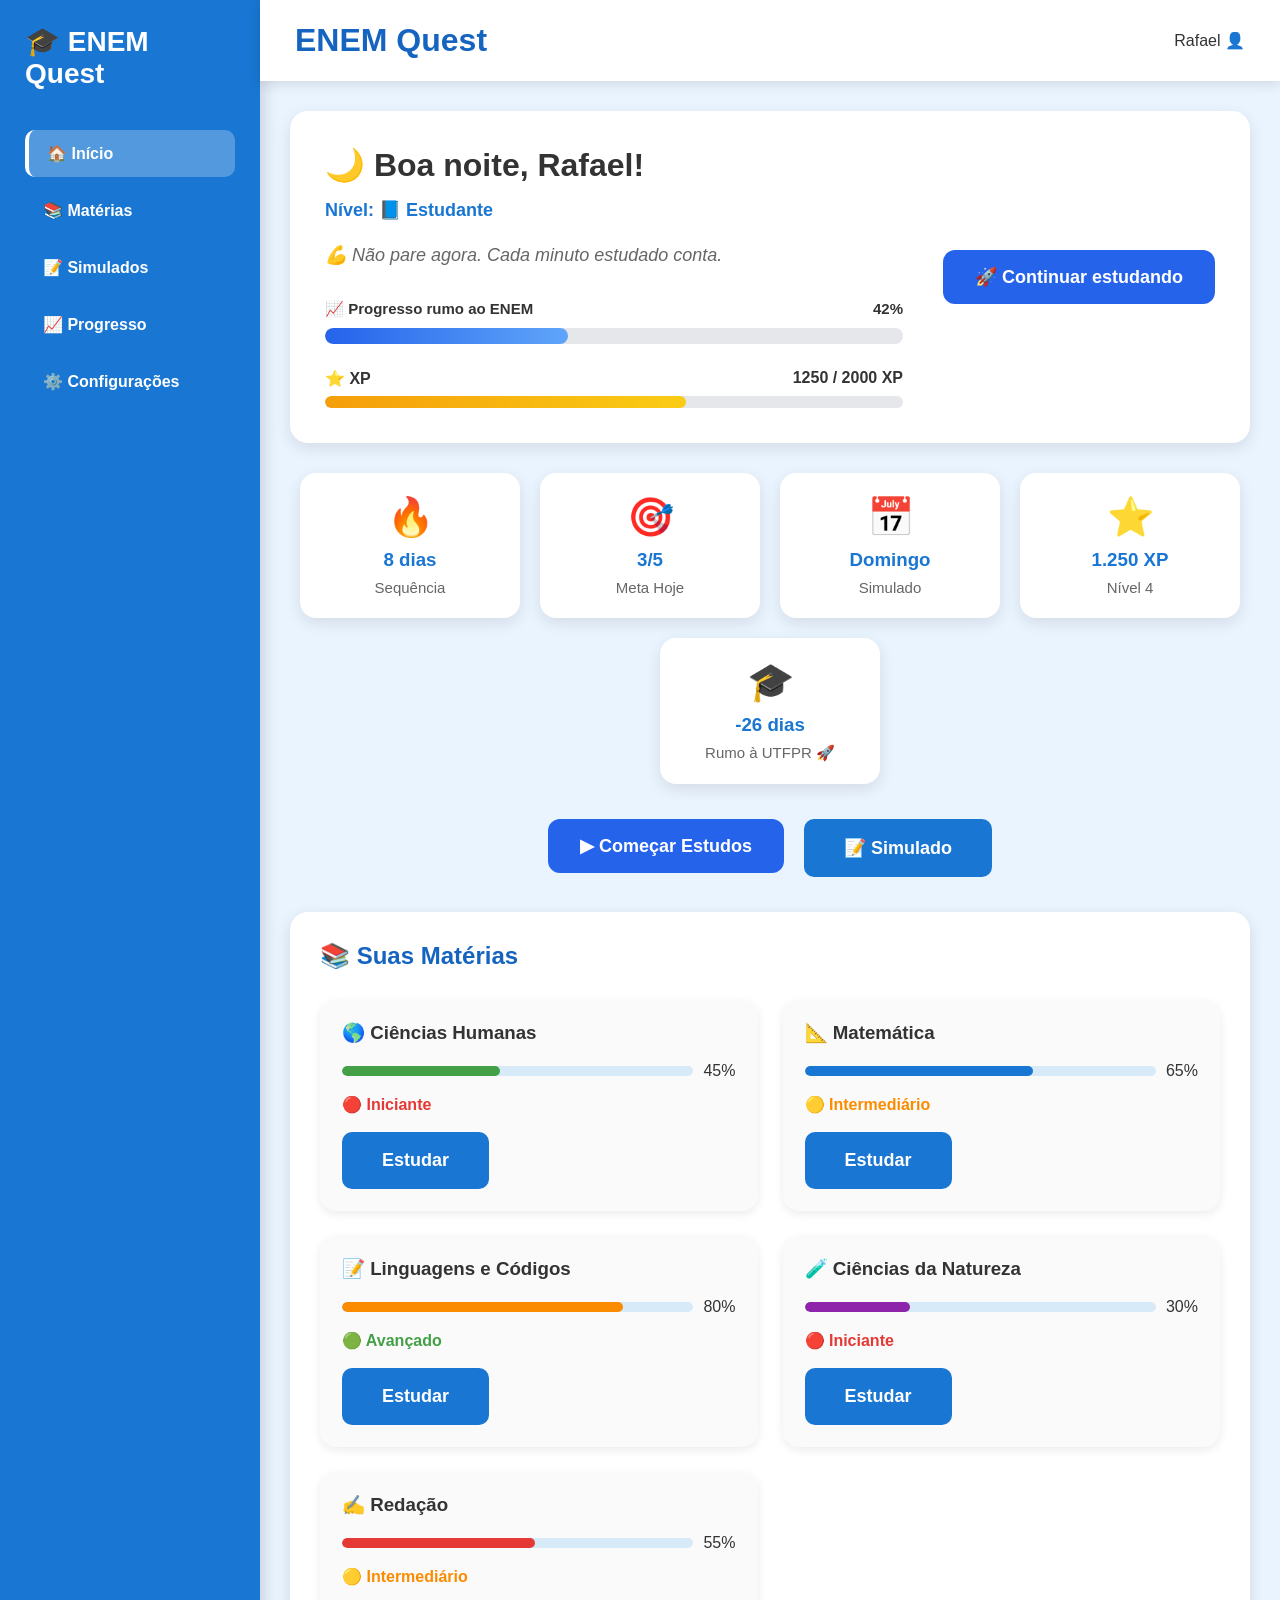
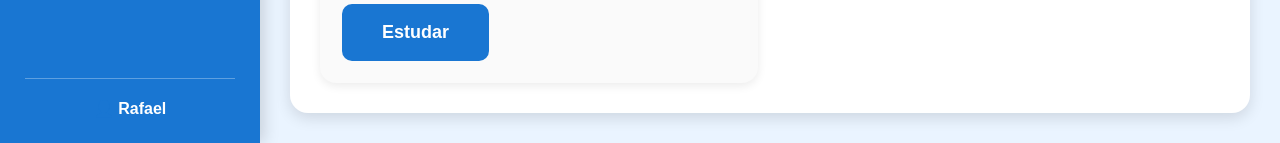
<file: index.html>
<!DOCTYPE html>
<html lang="pt-BR">

<head>
    <meta charset="UTF-8">
    <meta name="viewport" content="width=device-width, initial-scale=1.0">
    <title>ENEM Quest</title>

    <link rel="stylesheet" href="style.css">
</head>

<body>

    <div class="container">

        <!-- ==========================================
                        SIDEBAR
        =========================================== -->

        <aside class="sidebar">

            <div>

                <h2 class="logo">
                    🎓 ENEM Quest
                </h2>

                <nav class="menu">

                    <a href="#" class="ativo">
                        🏠 Início
                    </a>

                    <a href="#">
                        📚 Matérias
                    </a>

                    <a href="#">
                        📝 Simulados
                    </a>

                    <a href="#">
                        📈 Progresso
                    </a>

                    <a href="#">
                        ⚙️ Configurações
                    </a>

                </nav>

            </div>

            <div class="perfil">
                👤 Rafael
            </div>

        </aside>

        <!-- ==========================================
                        CONTEÚDO
        =========================================== -->

        <main class="conteudo">

            <!-- ==========================================
                            HEADER
            =========================================== -->

            <header class="header">

                <h1>ENEM Quest</h1>

                <div>
                    Rafael 👤
                </div>

            </header>

            <!-- ==========================================
                        DASHBOARD PRINCIPAL
            =========================================== -->

            <section class="card">

                <div class="card-info">

                    <h2 id="saudacao"></h2>

                    <p class="nivel" id="nivelUsuario"></p>

                    <p class="frase" id="fraseDia">
                        Carregando frase...
                    </p>

                    <!-- PROGRESSO -->

                    <div class="progresso-geral">

                        <div class="titulo-progresso">

                            <span>📈 Progresso rumo ao ENEM</span>

                            <strong id="porcentagem">
                                42%
                            </strong>

                        </div>

                        <div class="barra-geral">

                            <div class="barra-preenchida"
                                 id="barraProgresso">

                            </div>

                        </div>

                    </div>

                    <!-- XP -->

                    <div class="xp">

                        <div class="xp-box">

                            <span>⭐ XP</span>

                            <strong id="xpTexto"></strong>

                        </div>

                        <div class="xp-barra">

                            <div class="xp-preenchimento"
                                 id="xpBarra">

                            </div>

                        </div>

                    </div>

                </div>

                <!-- BOTÃO -->

                <div class="card-acoes">

                    <button class="btn-principal">

                        🚀 Continuar estudando

                    </button>

                </div>

            </section>

            <!-- ==========================================
                    CARDS DE ESTATÍSTICAS
            =========================================== -->

            <section class="metas">

                                <div class="meta">

                    <span>🔥</span>

                    <h3>8 dias</h3>

                    <p>Sequência</p>

                </div>

                <div class="meta">

                    <span>🎯</span>

                    <h3>3/5</h3>

                    <p>Meta Hoje</p>

                </div>

                <div class="meta">

                    <span>📅</span>

                    <h3>Domingo</h3>

                    <p>Simulado</p>

                </div>

                <div class="meta">

                    <span>⭐</span>

                    <h3>1.250 XP</h3>

                    <p>Nível 4</p>

                </div>

                <div class="meta">

                    <span>🎓</span>

                    <h3 id="diasEnem"></h3>

                    <p>Rumo à UTFPR 🚀</p>

                </div>

            </section>

            <!-- ==========================================
                            BOTÕES
            =========================================== -->

            <section class="botoes">

                <a href="matematica.html">
                <button class="btn-principal">
                   ▶ Começar Estudos
             </button>
</a>

                <button>
                    📝 Simulado
                </button>

            </section>

            <!-- ==========================================
                        PAINEL DAS MATÉRIAS
            =========================================== -->

            <section class="painel">

                <h2>
                    📚 Suas Matérias
                </h2>

                <div class="materias">

                    <!-- Ciências Humanas -->

                    <a href="materia.html?materia=humanas" class="card-link">

                     <div class="materia">
                        <h3>🌎 Ciências Humanas</h3>

                        <div class="linha">

                            <div class="barra">
                                <div class="prog h"></div>
                            </div>

                            <span>45%</span>

                        </div>

                        <p class="i">
                            🔴 Iniciante
                        </p>

                        <button>
                            Estudar
                        </button>

                    </div>

                    <!-- Matemática -->

                   <a href="materia.html?materia=matematica" class="card-link">

                      <div class="materia">
                       <h3>📐 Matemática</h3>

                        <div class="linha">

                            <div class="barra">
                                <div class="prog m"></div>
                            </div>

                            <span>65%</span>

                        </div>

                        <p class="n">
                            🟡 Intermediário
                        </p>

                        <button>
                            Estudar
                        </button>

                    </div>

                    <!-- Linguagens e Códigos -->

                   <a href="materia.html?materia=linguagens" class="card-link">

                       <div class="materia">
                        <h3>📝 Linguagens e Códigos</h3>

                        <div class="linha">

                            <div class="barra">
                                <div class="prog l"></div>
                            </div>

                            <span>80%</span>

                        </div>

                        <p class="a">
                            🟢 Avançado
                        </p>

                        <button>
                            Estudar
                        </button>

                    </div>

                    <!-- Ciências da Natureza -->

                    <a href="materia.html?materia=natureza" class="card-link">

                       <div class="materia">
                        <h3>🧪 Ciências da Natureza</h3>

                        <div class="linha">

                            <div class="barra">
                                <div class="prog c"></div>
                            </div>

                            <span>30%</span>

                        </div>

                        <p class="i">
                            🔴 Iniciante
                        </p>

                        <button>
                            Estudar
                        </button>

                    </div>

                    <!-- Redação -->

                    <a href="materia.html?materia=redacao" class="card-link">

                      <div class="materia">
                        <h3>✍️ Redação</h3>

                        <div class="linha">

                            <div class="barra">
                                <div class="prog r"></div>
                            </div>

                            <span>55%</span>

                        </div>

                        <p class="n">
                            🟡 Intermediário
                        </p>

                        <button>
                            Estudar
                        </button>

                    </div>

                </div>

            </section>
        </main>

    </div>

    <!-- ==========================================
                    SCRIPTS
    =========================================== -->

    <script src="script.js"></script>

</body>

</html>
</file>
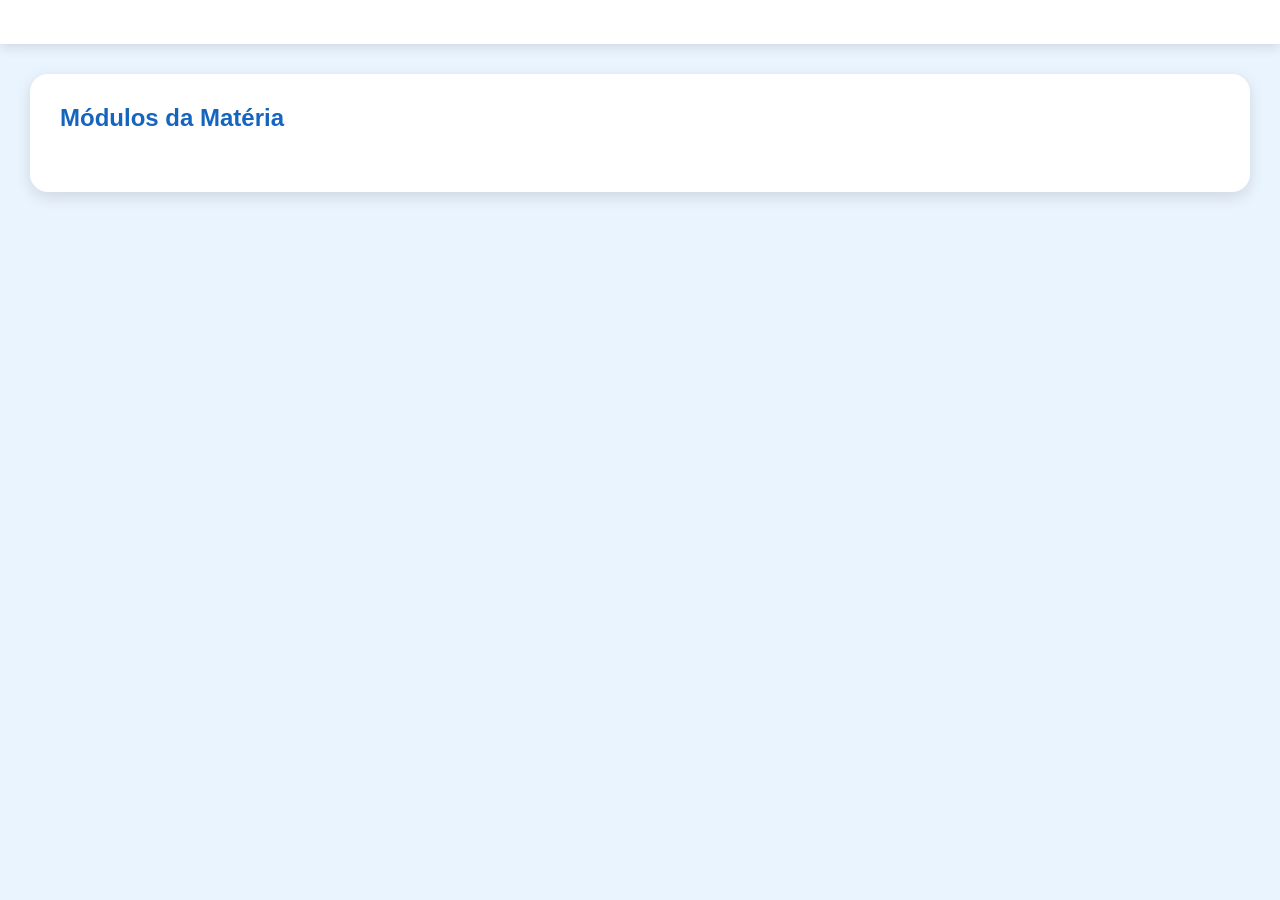
<file: materia.html>
<!DOCTYPE html>
<html lang="pt-BR">

<head>

    <meta charset="UTF-8">

    <meta name="viewport" content="width=device-width, initial-scale=1.0">

    <title>ENEM Quest</title>

    <link rel="stylesheet" href="style.css">

</head>

<body>

<div class="conteudo">

    <div class="header">

        <h1 id="tituloMateria"></h1>

    </div>

    <div class="painel">

        <h2>Módulos da Matéria</h2>

        <div id="listaModulos" class="materias">

        </div>

    </div>

</div>

<script src="materia.js"></script>

</body>

</html>
</file>
<file: style.css>
/* =====================================================
   ENEM QUEST
   Autor: Rafael
   Arquivo: style.css
===================================================== */

/* =====================================================
   RESET
===================================================== */

*{
    margin: 0;
    padding: 0;
    box-sizing: border-box;
}

body{
    font-family: Arial, Helvetica, sans-serif;
    background: #EAF4FF;
    color: #333;
}

/* =====================================================
   LAYOUT
===================================================== */

.container{
    display: flex;
    min-height: 100vh;
}

.conteudo{
    flex: 1;
}

/* =====================================================
   SIDEBAR
===================================================== */

.sidebar{
    width: 260px;
    background: #1976D2;
    color: #FFF;

    display: flex;
    flex-direction: column;
    justify-content: space-between;

    padding: 25px;

    flex-shrink: 0;

    box-shadow: 4px 0 15px rgba(0,0,0,.15);
}

.logo{
    font-size: 28px;
    margin-bottom: 40px;
}

.menu{
    display: flex;
    flex-direction: column;
    gap: 10px;
}

.menu a{
    display: block;

    padding: 14px 18px;

    color: #FFF;
    text-decoration: none;
    font-weight: bold;

    border-radius: 10px;

    transition: .3s;
}

.menu a:hover{
    background: rgba(255,255,255,.15);
    transform: translateX(5px);
}

.menu .ativo{
    background: rgba(255,255,255,.25);
    border-left: 4px solid #FFF;
}

.perfil{
    padding-top: 20px;

    text-align: center;
    font-weight: bold;

    border-top: 1px solid rgba(255,255,255,.30);
}

/* =====================================================
   HEADER
===================================================== */

.header{
    background: #FFF;

    display: flex;
    justify-content: space-between;
    align-items: center;

    padding: 22px 35px;

    box-shadow: 0 3px 12px rgba(0,0,0,.12);
}

.header h1{
    color: #1565C0;
}

/* =====================================================
   CARD PRINCIPAL
===================================================== */

.card{

    background: #FFF;

    display: flex;
    justify-content: space-between;
    align-items: center;

    gap: 40px;

    margin: 30px;
    padding: 35px;

    border-radius: 18px;

    box-shadow: 0 5px 15px rgba(0,0,0,.10);

    transition: .3s;
}

.card:hover{
    box-shadow: 0 12px 25px rgba(0,0,0,.15);
}

.card-info{
    flex: 1;
}

.card h2{
    font-size: 32px;
    margin-bottom: 15px;
}

.frase{

    margin-bottom: 30px;

    color: #666;

    font-size: 18px;
    font-style: italic;
    line-height: 1.6;
}

.nivel{
    margin: 8px 0 20px;

    color: #1976D2;

    font-size: 18px;
    font-weight: bold;
}

/* =====================================================
   BARRA DE PROGRESSO
===================================================== */

.progresso-geral{
    width: 100%;
    max-width: 650px;

    margin: 25px 0;
}

.titulo-progresso{

    display: flex;
    justify-content: space-between;
    align-items: center;

    margin-bottom: 10px;

    font-size: 15px;
    font-weight: bold;
}

.barra-geral{

    width: 100%;
    height: 16px;

    background: #E5E7EB;

    border-radius: 999px;

    overflow: hidden;
}

.barra-preenchida{

    width: 0;

    height: 100%;

    border-radius: 999px;

    background: linear-gradient(
        90deg,
        #2563EB,
        #60A5FA
    );

    transition: .5s;
}

/* =====================================================
   XP
===================================================== */

.xp{

    width: 100%;
    max-width: 650px;

    margin-top: 25px;
}

.xp-box{

    display: flex;
    justify-content: space-between;

    margin-bottom: 8px;

    font-weight: bold;
}

.xp-barra{

    width: 100%;
    height: 12px;

    background: #E5E7EB;

    border-radius: 999px;

    overflow: hidden;
}

.xp-preenchimento{

    width: 0;
    height: 100%;

    border-radius: 999px;

    background: linear-gradient(
        90deg,
        #F59E0B,
        #FACC15
    );

    transition: .5s;
}

/* =====================================================
   BOTÃO PRINCIPAL
===================================================== */

.card-acoes{

    display: flex;
    align-items: center;
    justify-content: center;
}

.btn-principal{

    padding: 16px 32px;

    background: #2563EB;
    color: #FFF;

    border: none;
    border-radius: 12px;

    font-size: 18px;
    font-weight: bold;

    cursor: pointer;

    transition: .3s;
}

.btn-principal:hover{

    background: #1D4ED8;

    transform: translateY(-3px);
}

/* =====================================================
   CARDS DE ESTATÍSTICAS
===================================================== */

.metas{
    display:flex;
    justify-content:center;
    flex-wrap:wrap;
    gap:20px;

    margin:30px;
}

.meta{

    flex:1;
    min-width:180px;
    max-width:220px;

    background:#FFF;

    padding:22px;

    text-align:center;

    border-radius:16px;

    box-shadow:0 5px 15px rgba(0,0,0,.10);

    transition:.3s;
}

.meta:hover{
    transform:translateY(-5px);
    box-shadow:0 12px 25px rgba(0,0,0,.15);
}

.meta span{
    display:block;
    font-size:38px;
    margin-bottom:10px;
}

.meta h3{
    color:#1976D2;
    margin-bottom:8px;
}

.meta p{
    color:#666;
    font-size:15px;
}

/* =====================================================
   BOTÕES
===================================================== */

.botoes{

    display:flex;
    justify-content:center;
    gap:20px;

    margin:35px 30px;

    flex-wrap:wrap;
}

button{

    background:#1976D2;
    color:#FFF;

    border:none;
    border-radius:10px;

    padding:18px 40px;

    font-size:18px;
    font-weight:bold;

    cursor:pointer;

    transition:.3s;
}

button:hover{

    background:#0D47A1;

    transform:translateY(-4px);
}

/* =====================================================
   PAINEL
===================================================== */

.painel{

    background:#FFF;

    margin:30px;
    padding:30px;

    border-radius:18px;

    box-shadow:0 5px 15px rgba(0,0,0,.12);

    transition:.3s;
}

.painel:hover{
    box-shadow:0 12px 25px rgba(0,0,0,.15);
}

.painel h2{

    color:#1565C0;

    margin-bottom:30px;
}

/* =====================================================
   GRID DAS MATÉRIAS
===================================================== */

.materias{

    display:grid;

    grid-template-columns:
        repeat(auto-fit,minmax(320px,1fr));

    gap:25px;
}

/* =====================================================
   CARD DA MATÉRIA
===================================================== */

.materia{

    background:#FAFAFA;

    padding:22px;

    border-radius:16px;

    box-shadow:0 3px 10px rgba(0,0,0,.08);

    transition:.3s;
}

.materia:hover{

    transform:translateY(-5px);

    box-shadow:0 12px 25px rgba(0,0,0,.12);
}

.materia h3{
    margin-bottom:18px;
}

/* =====================================================
   BARRAS DAS MATÉRIAS
===================================================== */

.linha{

    display:flex;
    align-items:center;
    gap:10px;

    margin-bottom:15px;
}

.barra{

    flex:1;

    height:10px;

    background:#D6EAF8;

    border-radius:999px;

    overflow:hidden;
}

.prog{

    height:100%;

    border-radius:999px;
}

/* =====================================================
   CORES DAS BARRAS
===================================================== */

.h{
    width:45%;
    background:#43A047;
}

.m{
    width:65%;
    background:#1976D2;
}

.l{
    width:80%;
    background:#FB8C00;
}

.c{
    width:30%;
    background:#8E24AA;
}

.r{
    width:55%;
    background:#E53935;
}

/* =====================================================
   NÍVEIS
===================================================== */

.i{

    color:#E53935;

    font-weight:bold;

    margin-bottom:18px;
}

.n{

    color:#FB8C00;

    font-weight:bold;

    margin-bottom:18px;
}

.a{

    color:#43A047;

    font-weight:bold;

    margin-bottom:18px;
}

/* =====================================================
   ANIMAÇÃO
===================================================== */

@keyframes aparecer{

    from{
        opacity:0;
        transform:translateY(20px);
    }

    to{
        opacity:1;
        transform:translateY(0);
    }

}

.card,
.meta,
.materia,
.painel{

    animation:aparecer .5s ease;
}

/* =====================================================
   RESPONSIVIDADE
===================================================== */

@media (max-width: 1100px){

    .container{
        flex-direction: column;
    }

    .sidebar{

        width: 100%;
        min-height: auto;

        padding: 20px;
    }

    .menu{

        flex-direction: row;
        justify-content: center;
        flex-wrap: wrap;
    }

    .perfil{
        display: none;
    }

    .card{

        flex-direction: column;
        align-items: flex-start;
    }

    .card-acoes{

        width: 100%;
        justify-content: flex-start;
    }

    .btn-principal{

        width: 100%;
        max-width: 320px;
    }

}

@media (max-width: 768px){

    .header{

        flex-direction: column;
        gap: 15px;

        text-align: center;
    }

    .card{

        margin: 15px;
        padding: 20px;
    }

    .painel{

        margin: 15px;
        padding: 20px;
    }

    .metas{

        margin: 15px;

        justify-content: center;
    }

    .meta{

        max-width: none;
        width: 100%;
    }

    .materias{

        grid-template-columns: 1fr;
    }

    .botoes{

        flex-direction: column;
        align-items: center;
    }

    .botoes button{

        width: 100%;
        max-width: 320px;
    }

}

@media (max-width: 480px){

    .logo{

        font-size: 24px;
    }

    .header h1{

        font-size: 26px;
    }

    .card h2{

        font-size: 26px;
    }

    .frase{

        font-size: 16px;
    }

    .titulo-progresso{

        font-size: 14px;
    }

    button{

        font-size: 16px;
        padding: 15px;
    }

}

/* =====================================================
   SCROLLBAR
===================================================== */

::-webkit-scrollbar{

    width: 10px;
}

::-webkit-scrollbar-track{

    background: #EAF4FF;
}

::-webkit-scrollbar-thumb{

    background: #1976D2;

    border-radius: 999px;
}

::-webkit-scrollbar-thumb:hover{

    background: #1565C0;
}

/* =====================================================
   UTILITÁRIOS
===================================================== */

.text-center{
    text-align: center;
}

.hidden{
    display: none;
}

.mt-10{
    margin-top: 10px;
}

.mt-20{
    margin-top: 20px;
}

.mt-30{
    margin-top: 30px;
}

/* ==========================
   LINKS DOS CARDS
========================== */

.card-link{

    text-decoration: none;

    color: inherit;

    display: block;

}
</file>
